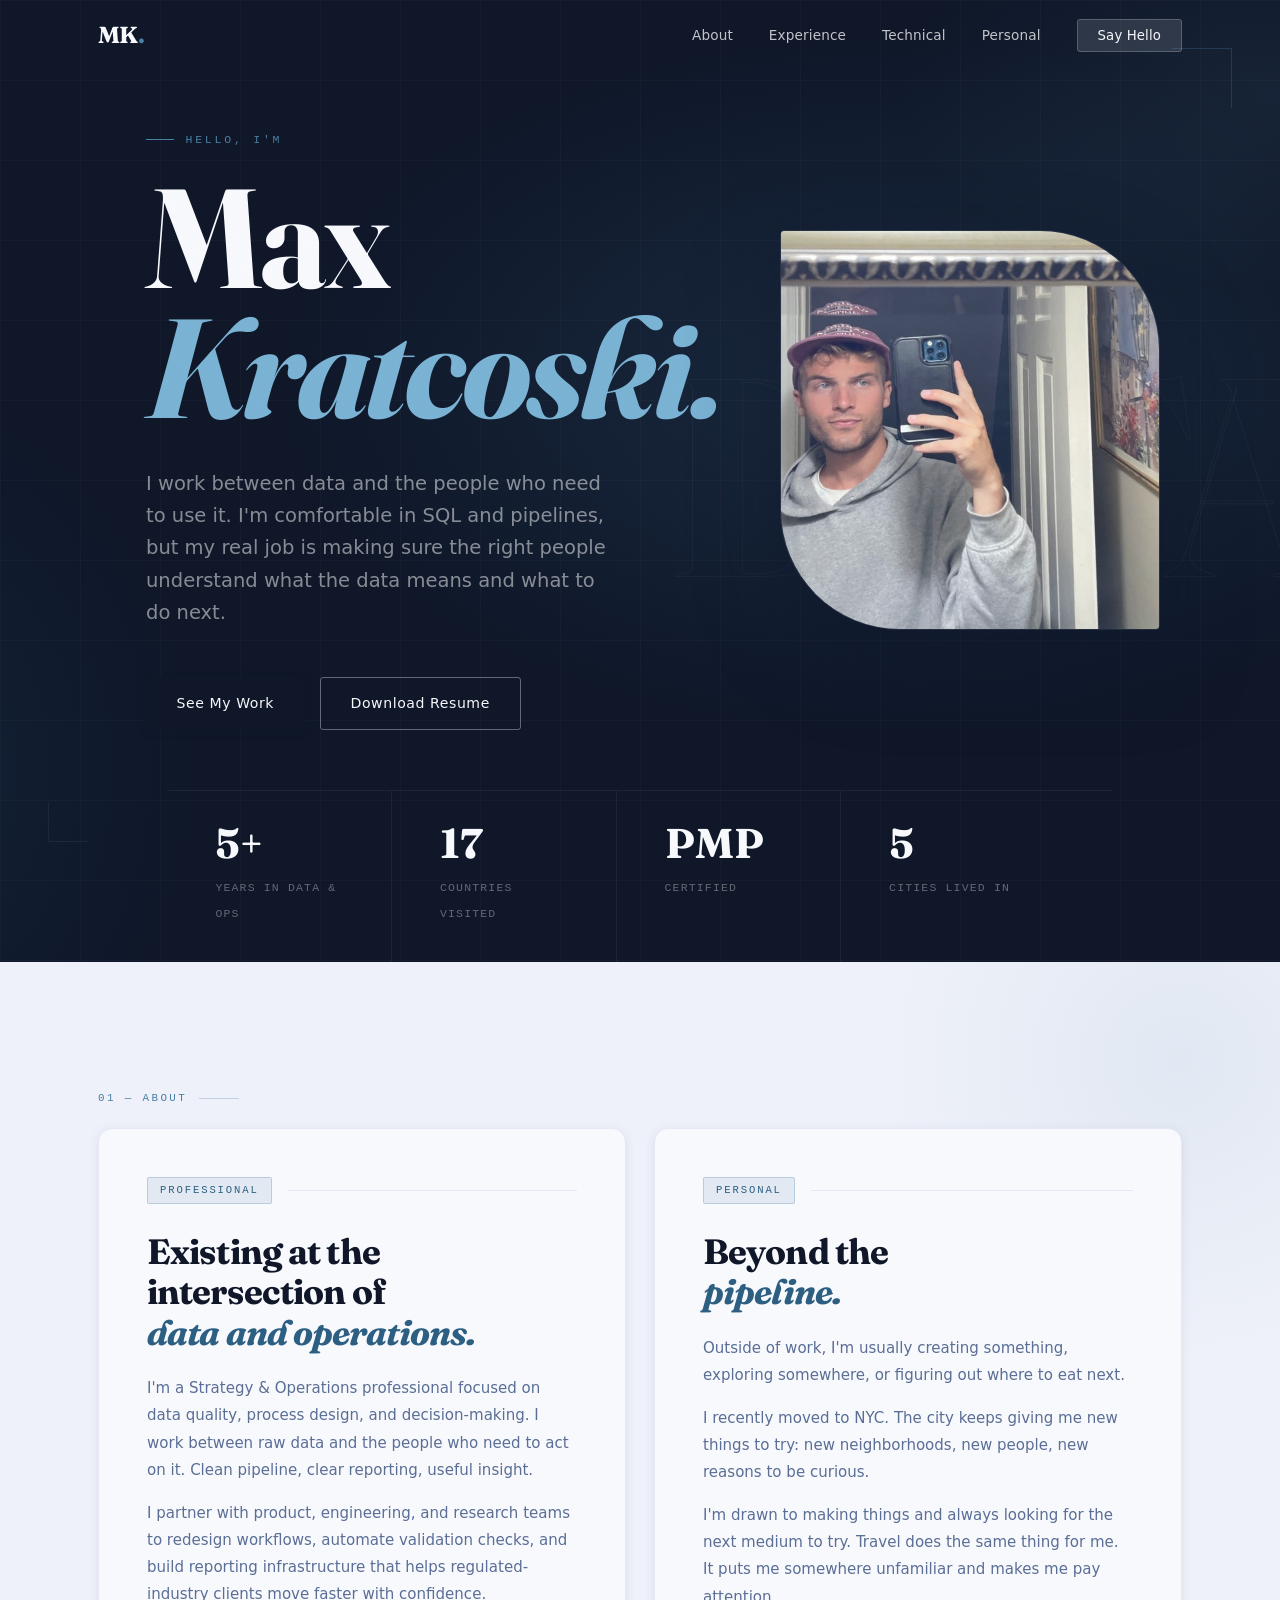
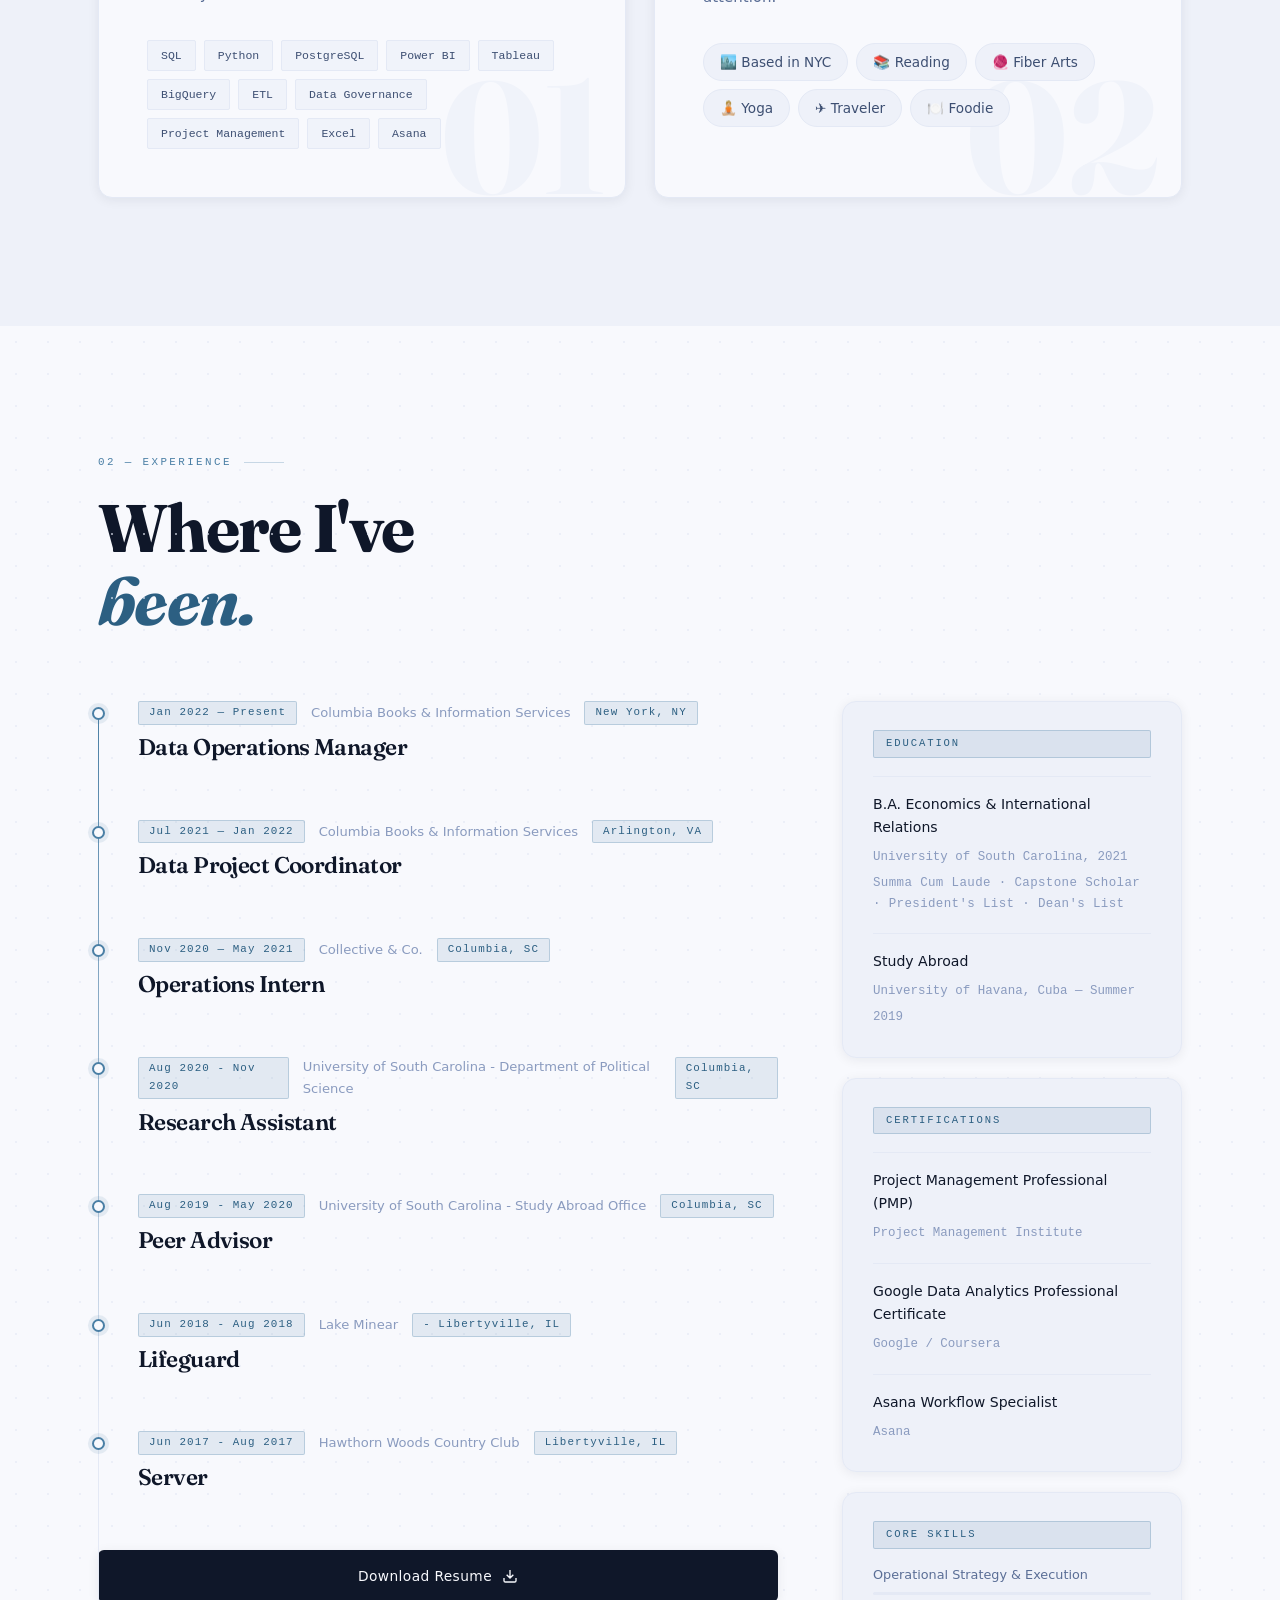
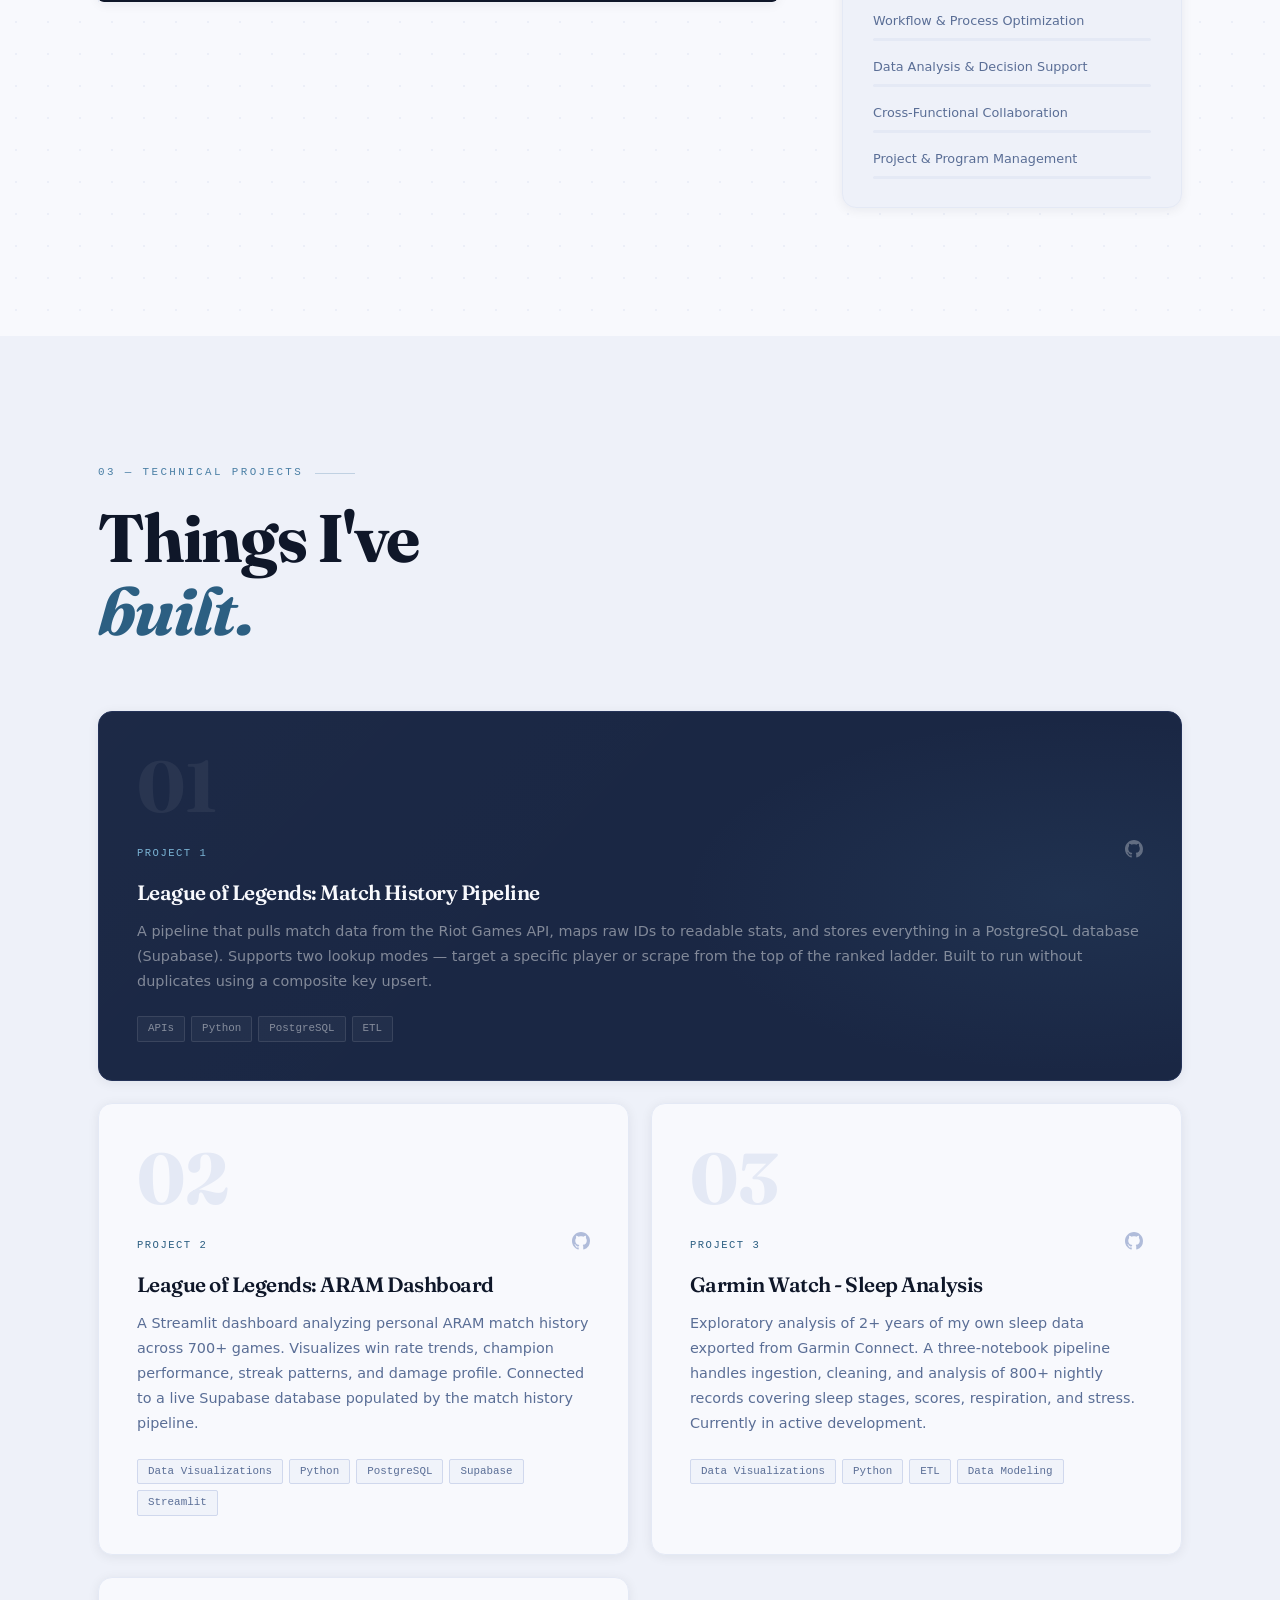
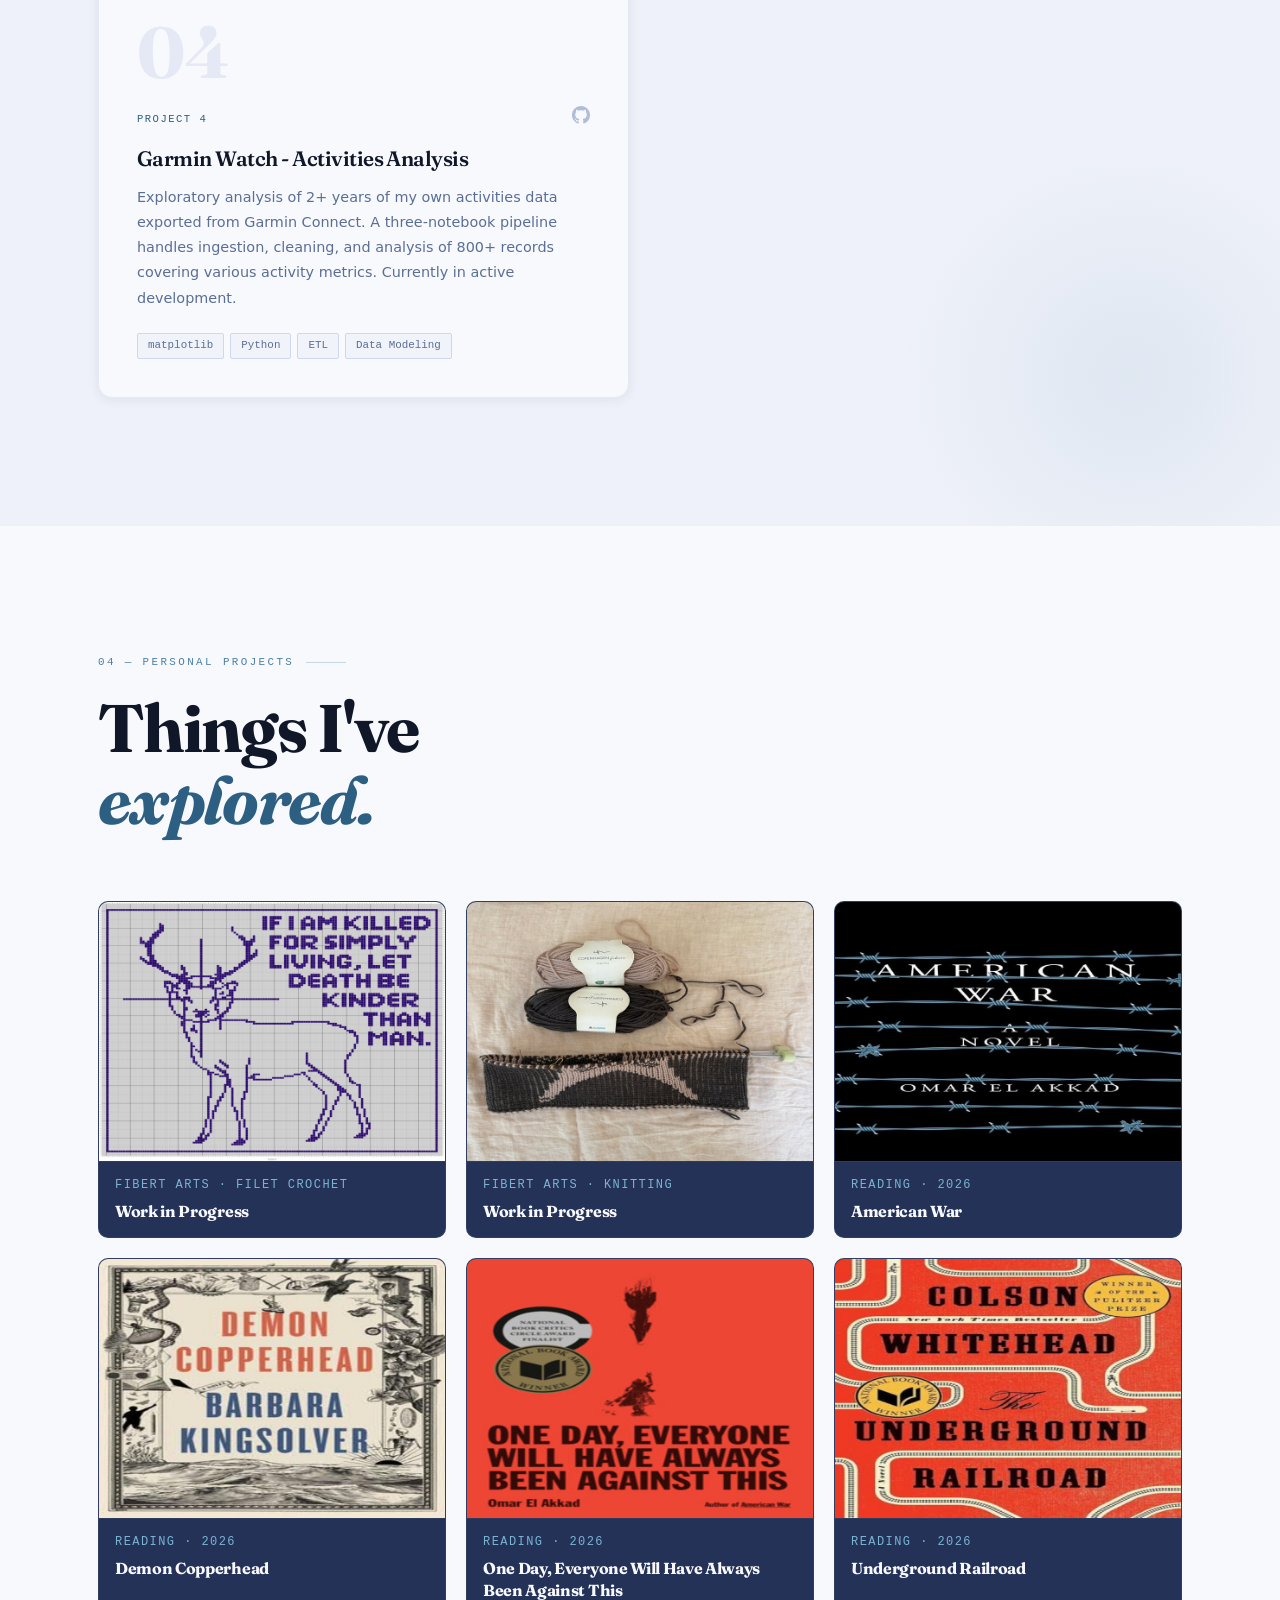
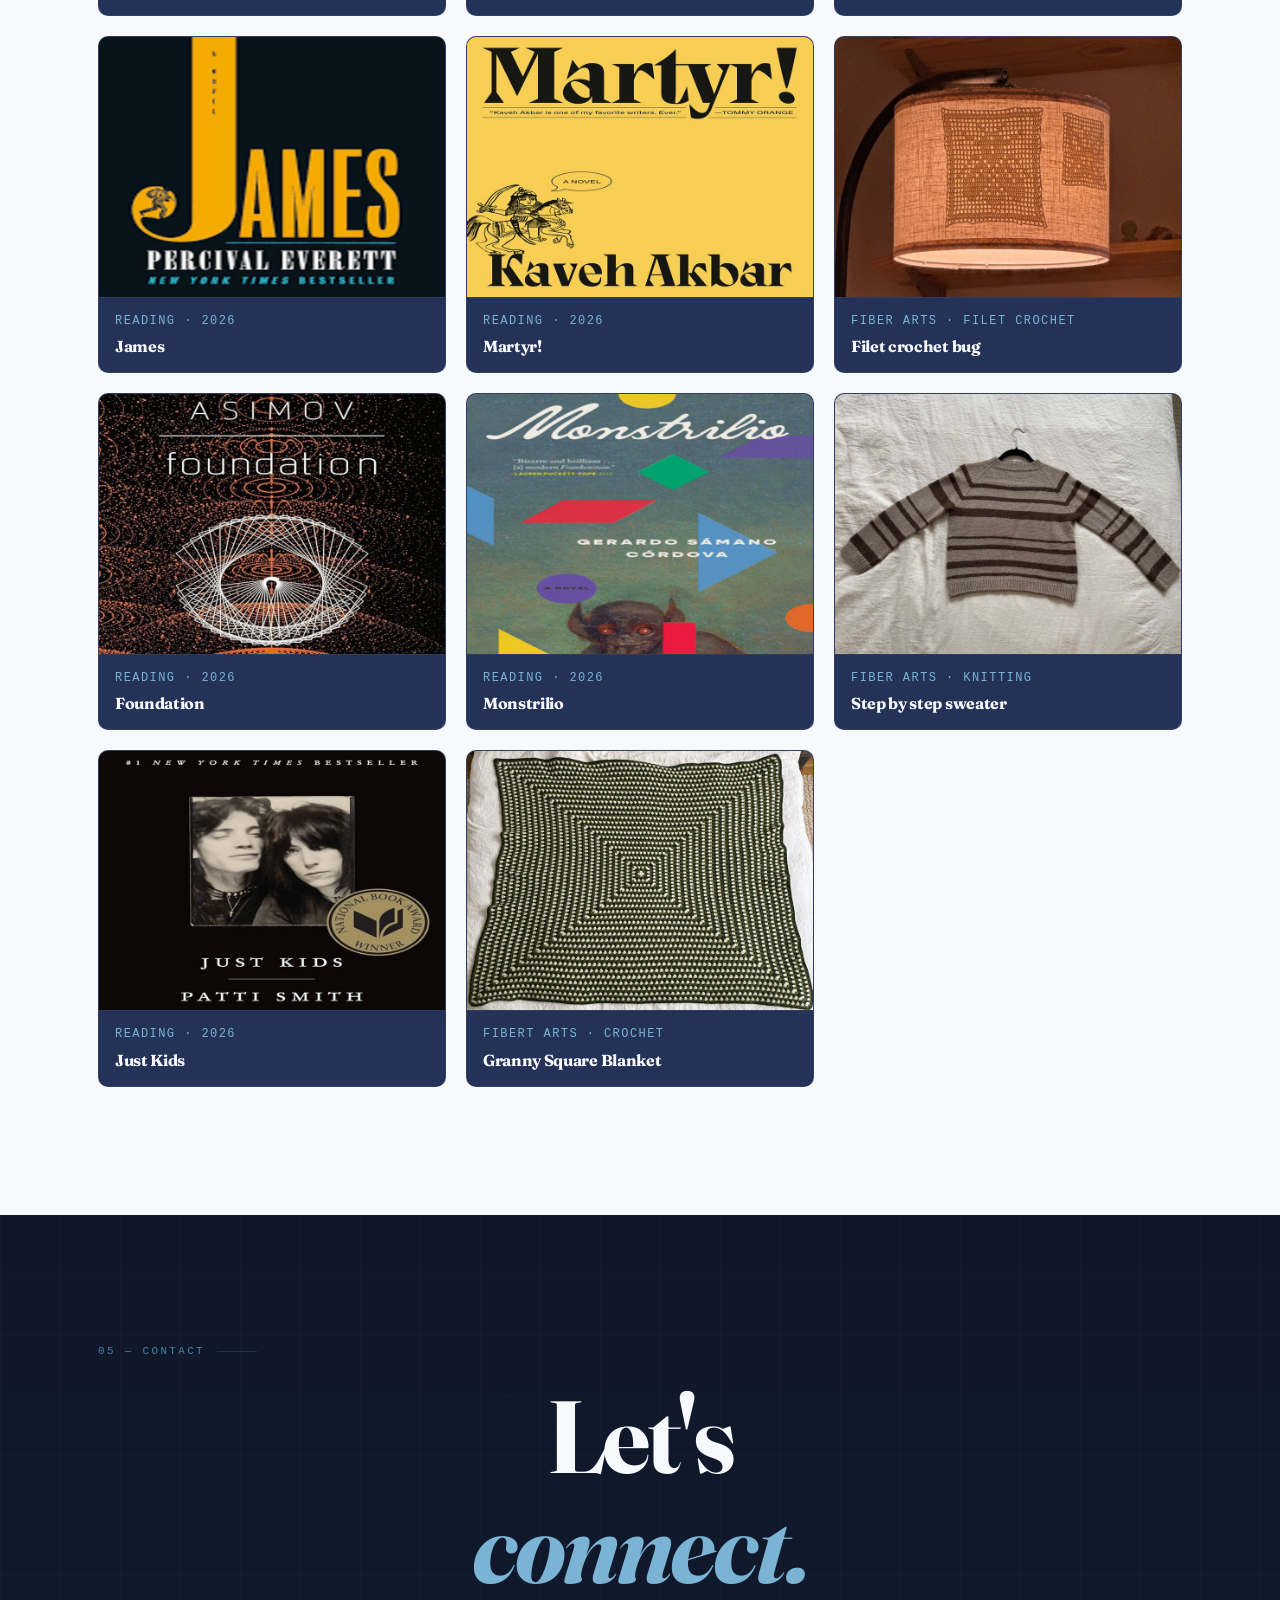
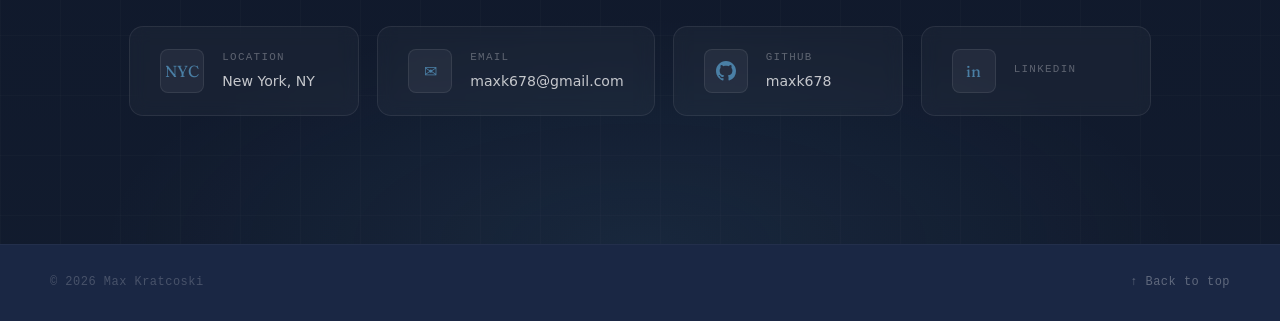
<file: index.html>
<!DOCTYPE html>
<html lang="en">
<head>
  <meta charset="UTF-8" />
  <meta name="viewport" content="width=device-width, initial-scale=1.0" />
  <title>Max Kratcoski — Strategy & Analytics</title>
  <link rel="stylesheet" href="css/style.css" />
  <link rel="stylesheet" href="css/fonts.css" />
  <link rel="icon" href="data:image/svg+xml,<svg xmlns=%22http://www.w3.org/2000/svg%22 viewBox=%220 0 100 100%22><text y=%22.9em%22 font-size=%2290%22>📈</text></svg>">
  <link rel="stylesheet" href="css/gallery.css" />
</head>
<body>

  <!-- ═══════════════════════════════ NAV ═══════════════════════════════ -->
  <nav id="nav">
    <div class="nav-inner">
      <a href="#hero" class="nav-logo">MK<span class="dot">.</span></a>
      <ul class="nav-links">
        <li><a href="#about">About</a></li>
        <li><a href="#experience">Experience</a></li>
        <li><a href="#tech-projects">Technical</a></li>
        <li><a href="#personal">Personal</a></li>
        <li><a href="#contact" class="nav-cta">Say Hello</a></li>
      </ul>
      <button class="nav-hamburger" id="hamburger" aria-label="Menu">
        <span></span><span></span><span></span>
      </button>
    </div>
  </nav>

  <!-- ═══════════════════════════════ HERO ════════════════════════════════ -->
  <section id="hero">
    <div class="hero-bg-text">DATA</div>
    <div class="hero-corner"></div>
    <div class="hero-corner-bl"></div>
    <div class="hero-inner">
      <div class="hero-content">
        <p class="hero-eyebrow">Hello, I'm</p>
        <h1 class="hero-name">Max<br /><em>Kratcoski.</em></h1>
        <p class="hero-tagline">I work between data and the people who need to use it. I'm comfortable in SQL and pipelines, but my real job is making sure the right people understand what the data means and what to do next.</p>
        <div class="hero-actions">
          <a href="#tech-projects" class="btn btn-primary">See My Work</a>
          <a href="assets/Kratcoski_Resume26.pdf" class="btn btn-ghost" target="_blank">Download Resume</a>
        </div>
      </div>
      <div class="hero-photo">
        <img src="assets/images/profile_pic.jpg" alt="Max Kratcoski" />
      </div>
    </div>
    <div class="hero-stats">
      <div class="stat">
        <span class="stat-num">5+</span>
        <span class="stat-label">Years in Data & Ops</span>
      </div>
      <div class="stat">
        <span class="stat-num">17</span>
        <span class="stat-label">Countries Visited</span>
      </div>
      <div class="stat">
        <span class="stat-num">PMP</span>
        <span class="stat-label">Certified</span>
      </div>
      <div class="stat">
        <span class="stat-num">5</span>
        <span class="stat-label">Cities Lived In</span>
      </div>      
    </div>
  </section>

  <!-- ═══════════════════════════════ ABOUT ═══════════════════════════════ -->
  <section id="about">
    <div class="section-inner">
      <div class="section-label">01 — About</div>
      <div class="about-grid">

        <div class="about-card about-professional" data-num="01">
          <div class="about-card-header">
            <span class="about-tag">Professional</span>
            <div class="about-line"></div>
          </div>
          <h2>Existing at the intersection of<br /><em>data and operations.</em></h2>
          <p>I'm a Strategy & Operations professional focused on data quality, process design, and decision-making. I work between raw data and the people who need to act on it. Clean pipeline, clear reporting, useful insight.</p>
          <p>I partner with product, engineering, and research teams to redesign workflows, automate validation checks, and build reporting infrastructure that helps regulated-industry clients move faster with confidence.</p>
          <div class="skill-pills">
            <span>SQL</span><span>Python</span><span>PostgreSQL</span><span>Power BI</span><span>Tableau</span>
            <span>BigQuery</span><span>ETL</span><span>Data Governance</span>
            <span>Project Management</span><span>Excel</span><span>Asana</span>
          </div>
        </div>

        <div class="about-card about-personal" data-num="02">
          <div class="about-card-header">
            <span class="about-tag">Personal</span>
            <div class="about-line"></div>
          </div>
          <h2>Beyond the<br /><em>pipeline.</em></h2>
          <p>Outside of work, I'm usually creating something, exploring somewhere, or figuring out where to eat next.</p>
          <p>I recently moved to NYC. The city keeps giving me new things to try: new neighborhoods, new people, new reasons to be curious.</p>
          <p>I'm drawn to making things and always looking for the next medium to try. Travel does the same thing for me. It puts me somewhere unfamiliar and makes me pay attention.</p>
          <div class="personal-tags">
            <span>🏙️ Based in NYC</span>
            <span>📚 Reading</span>
            <span>🧶 Fiber Arts</span>
            <span>🧘🏼 Yoga</span>
            <span>✈️ Traveler</span>
            <span>🍽️ Foodie</span>
          </div>
        </div>

      </div>
    </div>
  </section>

  <!-- ═══════════════════════════════ EXPERIENCE ═══════════════════════════ -->
  <section id="experience">
    <div class="section-inner">
      <div class="section-label">02 — Experience</div>
      <h2 class="section-title">Where I've<br /><em>been.</em></h2>

      <div class="exp-layout">
        <div class="timeline">

          <div class="timeline-item" data-anim>
            <div class="timeline-marker"></div>
            <div class="timeline-content">
              <div class="timeline-meta">
                <span class="timeline-date">Jan 2022 — Present</span>
                <span class="timeline-company">Columbia Books & Information Services</span>
                <span class="timeline-date">New York, NY</span>
              </div>
              <h3 class="timeline-role">Data Operations Manager</h3>
            </div>
          </div>

          <div class="timeline-item" data-anim>
            <div class="timeline-marker"></div>
            <div class="timeline-content">
              <div class="timeline-meta">
                <span class="timeline-date">Jul 2021 — Jan 2022</span>
                <span class="timeline-company">Columbia Books & Information Services</span>
                <span class="timeline-date">Arlington, VA</span>
              </div>
              <h3 class="timeline-role">Data Project Coordinator</h3>
            </div>
          </div>

          <div class="timeline-item" data-anim>
            <div class="timeline-marker"></div>
            <div class="timeline-content">
              <div class="timeline-meta">
                <span class="timeline-date">Nov 2020 — May 2021</span>
                <span class="timeline-company">Collective & Co.</span>
                <span class="timeline-date">Columbia, SC</span>
              </div>
              <h3 class="timeline-role">Operations Intern</h3>
            </div>
          </div>

          <div class="timeline-item" data-anim>
            <div class="timeline-marker"></div>
            <div class="timeline-content">
              <div class="timeline-meta">
                <span class="timeline-date">Aug 2020 - Nov 2020</span>
                <span class="timeline-company">University of South Carolina - Department of Political Science</span>
                <span class="timeline-date">Columbia, SC</span>
              </div>
              <h3 class="timeline-role">Research Assistant</h3>
            </div>
          </div>

          <div class="timeline-item" data-anim>
            <div class="timeline-marker"></div>
            <div class="timeline-content">
              <div class="timeline-meta">
                <span class="timeline-date">Aug 2019 - May 2020</span>
                <span class="timeline-company">University of South Carolina - Study Abroad Office</span>
                <span class="timeline-date">Columbia, SC</span>
              </div>
              <h3 class="timeline-role">Peer Advisor</h3>
            </div>
          </div>

          <div class="timeline-item" data-anim>
            <div class="timeline-marker"></div>
            <div class="timeline-content">
              <div class="timeline-meta">
                <span class="timeline-date">Jun 2018 - Aug 2018</span>
                <span class="timeline-company">Lake Minear</span>
                <span class="timeline-date"> - Libertyville, IL</span>
              </div>
              <h3 class="timeline-role">Lifeguard</h3>
            </div>
          </div>

          <div class="timeline-item" data-anim>
            <div class="timeline-marker"></div>
            <div class="timeline-content">
              <div class="timeline-meta">
                <span class="timeline-date">Jun 2017 - Aug 2017</span>
                <span class="timeline-company">Hawthorn Woods Country Club</span>
                <span class="timeline-date">Libertyville, IL</span>
              </div>
              <h3 class="timeline-role">Server</h3>
            </div>
          </div>

          <a href="assets/Kratcoski_Resume26.pdf" class="resume-download" target="_blank">
            <span>Download Resume</span>
            <svg width="16" height="16" viewBox="0 0 24 24" fill="none" stroke="currentColor" stroke-width="2"><path d="M21 15v4a2 2 0 01-2 2H5a2 2 0 01-2-2v-4M7 10l5 5 5-5M12 15V3"/></svg>
          </a>

        </div>

        <div class="exp-sidebar">
          <div class="edu-card">
            <div class="about-tag">Education</div>
            <div class="edu-item">
              <strong>B.A. Economics & International Relations</strong>
              <span>University of South Carolina, 2021</span>
              <span class="edu-honors">Summa Cum Laude · Capstone Scholar · President's List · Dean's List</span>
            </div>
            <div class="edu-item">
              <strong>Study Abroad</strong>
              <span>University of Havana, Cuba — Summer 2019</span>
            </div>
          </div>

          <div class="edu-card">
            <div class="about-tag">Certifications</div>
            <div class="edu-item">
              <strong>Project Management Professional (PMP)</strong>
              <span>Project Management Institute</span>
            </div>
            <div class="edu-item">
              <strong>Google Data Analytics Professional Certificate</strong>
              <span>Google / Coursera</span>
            </div>
            <div class="edu-item">
              <strong>Asana Workflow Specialist</strong>
              <span>Asana</span>
            </div>
          </div>

          <div class="skills-card">
            <div class="about-tag">Core Skills</div>
            <div class="skill-row">
              <span class="skill-name">Operational Strategy & Execution</span>
              <div class="skill-bar"><div class="skill-fill" style="--w:90%"></div></div>
            </div>
            <div class="skill-row">
              <span class="skill-name">Workflow & Process Optimization</span>
              <div class="skill-bar"><div class="skill-fill" style="--w:88%"></div></div>
            </div>
            <div class="skill-row">
              <span class="skill-name">Data Analysis & Decision Support</span>
              <div class="skill-bar"><div class="skill-fill" style="--w:93%"></div></div>
            </div>
            <div class="skill-row">
              <span class="skill-name">Cross-Functional Collaboration</span>
              <div class="skill-bar"><div class="skill-fill" style="--w:92%"></div></div>
            </div>
            <div class="skill-row">
              <span class="skill-name">Project & Program Management</span>
              <div class="skill-bar"><div class="skill-fill" style="--w:95%"></div></div>
            </div>
          </div>
        </div>
      </div>
    </div>
  </section>

  <!-- ═══════════════════════════════ TECH PROJECTS ════════════════════════ -->
  <section id="tech-projects">
    <div class="section-inner">
      <div class="section-label">03 — Technical Projects</div>
      <h2 class="section-title">Things I've<br /><em>built.</em></h2>

<div class="projects-grid">

  <a href="https://github.com/maxk678/lol-match-history-pipeline" target="_blank" rel="noopener noreferrer" class="project-card featured" data-anim>
    <div class="project-card-inner">
      <div class="project-number">01</div>
      <div class="project-top">
        <span class="project-category">Project 1</span>
        <div class="project-links">
          <span class="github-icon">
            <svg width="18" height="18" viewBox="0 0 24 24" fill="currentColor"><path d="M12 0C5.37 0 0 5.37 0 12c0 5.31 3.435 9.795 8.205 11.385.6.105.825-.255.825-.57 0-.285-.015-1.23-.015-2.235-3.015.555-3.795-.735-4.035-1.41-.135-.345-.72-1.41-1.23-1.695-.42-.225-1.02-.78-.015-.795.945-.015 1.62.87 1.845 1.23 1.08 1.815 2.805 1.305 3.495.99.105-.78.42-1.305.765-1.605-2.67-.3-5.46-1.335-5.46-5.925 0-1.305.465-2.385 1.23-3.225-.12-.3-.54-1.53.12-3.18 0 0 1.005-.315 3.3 1.23.96-.27 1.98-.405 3-.405s2.04.135 3 .405c2.295-1.56 3.3-1.23 3.3-1.23.66 1.65.24 2.88.12 3.18.765.84 1.23 1.905 1.23 3.225 0 4.605-2.805 5.625-5.475 5.925.435.375.81 1.095.81 2.22 0 1.605-.015 2.895-.015 3.3 0 .315.225.69.825.57A12.02 12.02 0 0024 12c0-6.63-5.37-12-12-12z"/></svg>
          </span>
        </div>
      </div>
      <h3>League of Legends: Match History Pipeline</h3>
      <p>A pipeline that pulls match data from the Riot Games API, maps raw IDs to readable stats, and stores everything in a PostgreSQL database (Supabase). Supports two lookup modes — target a specific player or scrape from the top of the ranked ladder. Built to run without duplicates using a composite key upsert.</p>
      <div class="project-tech"><span>APIs</span><span>Python</span><span>PostgreSQL</span><span>ETL</span></div>
    </div>
  </a>

  <a href="https://github.com/maxk678/lol-dashboard" target="_blank" rel="noopener noreferrer" class="project-card" data-anim>
    <div class="project-card-inner">
      <div class="project-number">02</div>
      <div class="project-top">
        <span class="project-category">Project 2</span>
        <div class="project-links">
          <span class="github-icon">
            <svg width="18" height="18" viewBox="0 0 24 24" fill="currentColor"><path d="M12 0C5.37 0 0 5.37 0 12c0 5.31 3.435 9.795 8.205 11.385.6.105.825-.255.825-.57 0-.285-.015-1.23-.015-2.235-3.015.555-3.795-.735-4.035-1.41-.135-.345-.72-1.41-1.23-1.695-.42-.225-1.02-.78-.015-.795.945-.015 1.62.87 1.845 1.23 1.08 1.815 2.805 1.305 3.495.99.105-.78.42-1.305.765-1.605-2.67-.3-5.46-1.335-5.46-5.925 0-1.305.465-2.385 1.23-3.225-.12-.3-.54-1.53.12-3.18 0 0 1.005-.315 3.3 1.23.96-.27 1.98-.405 3-.405s2.04.135 3 .405c2.295-1.56 3.3-1.23 3.3-1.23.66 1.65.24 2.88.12 3.18.765.84 1.23 1.905 1.23 3.225 0 4.605-2.805 5.625-5.475 5.925.435.375.81 1.095.81 2.22 0 1.605-.015 2.895-.015 3.3 0 .315.225.69.825.57A12.02 12.02 0 0024 12c0-6.63-5.37-12-12-12z"/></svg>
          </span>
        </div>
      </div>
      <h3>League of Legends: ARAM Dashboard</h3>
      <p>A Streamlit dashboard analyzing personal ARAM match history across 700+ games. Visualizes win rate trends, champion performance, streak patterns, and damage profile. Connected to a live Supabase database populated by the match history pipeline.</p>
      <div class="project-tech"><span>Data Visualizations</span><span>Python</span><span>PostgreSQL</span><span>Supabase</span><span>Streamlit</span></div>
    </div>
  </a>

  <a href="https://github.com/maxk678/garmin-watch-sleep-analysis" target="_blank" rel="noopener noreferrer" class="project-card" data-anim>
    <div class="project-card-inner">
      <div class="project-number">03</div>
      <div class="project-top">
        <span class="project-category">Project 3</span>
        <div class="project-links">
          <span class="github-icon">
            <svg width="18" height="18" viewBox="0 0 24 24" fill="currentColor"><path d="M12 0C5.37 0 0 5.37 0 12c0 5.31 3.435 9.795 8.205 11.385.6.105.825-.255.825-.57 0-.285-.015-1.23-.015-2.235-3.015.555-3.795-.735-4.035-1.41-.135-.345-.72-1.41-1.23-1.695-.42-.225-1.02-.78-.015-.795.945-.015 1.62.87 1.845 1.23 1.08 1.815 2.805 1.305 3.495.99.105-.78.42-1.305.765-1.605-2.67-.3-5.46-1.335-5.46-5.925 0-1.305.465-2.385 1.23-3.225-.12-.3-.54-1.53.12-3.18 0 0 1.005-.315 3.3 1.23.96-.27 1.98-.405 3-.405s2.04.135 3 .405c2.295-1.56 3.3-1.23 3.3-1.23.66 1.65.24 2.88.12 3.18.765.84 1.23 1.905 1.23 3.225 0 4.605-2.805 5.625-5.475 5.925.435.375.81 1.095.81 2.22 0 1.605-.015 2.895-.015 3.3 0 .315.225.69.825.57A12.02 12.02 0 0024 12c0-6.63-5.37-12-12-12z"/></svg>
          </span>
        </div>
      </div>
      <h3>Garmin Watch - Sleep Analysis</h3>
      <p>Exploratory analysis of 2+ years of my own sleep data exported from Garmin Connect. A three-notebook pipeline handles ingestion, cleaning, and analysis of 800+ nightly records covering sleep stages, scores, respiration, and stress. Currently in active development.</p>
      <div class="project-tech"><span>Data Visualizations</span><span>Python</span><span>ETL</span><span>Data Modeling</span></div>
    </div>
  </a>

    <a href="https://github.com/maxk678/garmin-watch-activities-analysis" target="_blank" rel="noopener noreferrer" class="project-card" data-anim>
    <div class="project-card-inner">
      <div class="project-number">04</div>
      <div class="project-top">
        <span class="project-category">Project 4</span>
        <div class="project-links">
          <span class="github-icon">
            <svg width="18" height="18" viewBox="0 0 24 24" fill="currentColor"><path d="M12 0C5.37 0 0 5.37 0 12c0 5.31 3.435 9.795 8.205 11.385.6.105.825-.255.825-.57 0-.285-.015-1.23-.015-2.235-3.015.555-3.795-.735-4.035-1.41-.135-.345-.72-1.41-1.23-1.695-.42-.225-1.02-.78-.015-.795.945-.015 1.62.87 1.845 1.23 1.08 1.815 2.805 1.305 3.495.99.105-.78.42-1.305.765-1.605-2.67-.3-5.46-1.335-5.46-5.925 0-1.305.465-2.385 1.23-3.225-.12-.3-.54-1.53.12-3.18 0 0 1.005-.315 3.3 1.23.96-.27 1.98-.405 3-.405s2.04.135 3 .405c2.295-1.56 3.3-1.23 3.3-1.23.66 1.65.24 2.88.12 3.18.765.84 1.23 1.905 1.23 3.225 0 4.605-2.805 5.625-5.475 5.925.435.375.81 1.095.81 2.22 0 1.605-.015 2.895-.015 3.3 0 .315.225.69.825.57A12.02 12.02 0 0024 12c0-6.63-5.37-12-12-12z"/></svg>
          </span>
        </div>
      </div>
      <h3>Garmin Watch - Activities Analysis</h3>
      <p>Exploratory analysis of 2+ years of my own activities data exported from Garmin Connect. A three-notebook pipeline handles ingestion, cleaning, and analysis of 800+ records covering various activity metrics. Currently in active development.</p>
      <div class="project-tech"><span>matplotlib</span><span>Python</span><span>ETL</span><span>Data Modeling</span></div>
    </div>
  </a>

</div>
    </div>
  </section>

  <!-- ═══════════════════════════════ PERSONAL ════════════════════════════════ -->
<section id="personal">
  <div class="section-inner">
    <div class="section-label">04 — Personal Projects</div>
    <h2 class="section-title">Things I've<br /><em>explored.</em></h2>
    <div class="gallery-grid"></div>
  </div>
</section>

<div class="gallery-overlay" id="gallery-overlay">
  <div class="gallery-modal" id="gallery-modal"></div>
</div>

  <!-- ═══════════════════════════════ CONTACT ═══════════════════════════════ -->
  <section id="contact">
    <div class="section-inner contact-inner">
      <div class="section-label">05 — Contact</div>
      <h2 class="section-title contact-title">Let's<br /><em>connect.</em></h2>

      <div class="contact-links">
        <a href="#" target="_blank" class="contact-link">
          <div class="contact-link-icon">NYC</div>
          <div>
            <div class="contact-link-label">Location</div>
            <div class="contact-link-value">New York, NY</div>
          </div>
        </a>        
        <a href="mailto:maxk678@gmail.com" class="contact-link">
          <div class="contact-link-icon">✉</div>
          <div>
            <div class="contact-link-label">Email</div>
            <div class="contact-link-value">maxk678@gmail.com</div>
          </div>
        </a>
        <a href="https://github.com/maxk678" target="_blank" class="contact-link">
          <div class="contact-link-icon">
            <svg width="20" height="20" viewBox="0 0 24 24" fill="currentColor"><path d="M12 0C5.37 0 0 5.37 0 12c0 5.31 3.435 9.795 8.205 11.385.6.105.825-.255.825-.57 0-.285-.015-1.23-.015-2.235-3.015.555-3.795-.735-4.035-1.41-.135-.345-.72-1.41-1.23-1.695-.42-.225-1.02-.78-.015-.795.945-.015 1.62.87 1.845 1.23 1.08 1.815 2.805 1.305 3.495.99.105-.78.42-1.305.765-1.605-2.67-.3-5.46-1.335-5.46-5.925 0-1.305.465-2.385 1.23-3.225-.12-.3-.54-1.53.12-3.18 0 0 1.005-.315 3.3 1.23.96-.27 1.98-.405 3-.405s2.04.135 3 .405c2.295-1.56 3.3-1.23 3.3-1.23.66 1.65.24 2.88.12 3.18.765.84 1.23 1.905 1.23 3.225 0 4.605-2.805 5.625-5.475 5.925.435.375.81 1.095.81 2.22 0 1.605-.015 2.895-.015 3.3 0 .315.225.69.825.57A12.02 12.02 0 0024 12c0-6.63-5.37-12-12-12z"/></svg>
          </div>
          <div>
            <div class="contact-link-label">GitHub</div>
            <div class="contact-link-value">maxk678</div>
          </div>
        </a>
        <a href="https://www.linkedin.com/in/max-kratcoski-pmp-189a4118a/" target="_blank" class="contact-link">
          <div class="contact-link-icon">in</div>
          <div>
            <div class="contact-link-label">LinkedIn</div>
          </div>
        </a>

      </div>
    </div>
  </section>

  <!-- ═══════════════════════════════ FOOTER ════════════════════════════════ -->
  <footer>
    <div class="footer-inner">
      <span>© 2026 Max Kratcoski</span>
      <a href="#hero">↑ Back to top</a>
    </div>
  </footer>

  <script src="js/main.js"></script>
</body>
</html>
</file>
<file: css/style.css>
/* ═══════════════════════════════════════════════════════════════
   VARIABLES & RESET
   ═══════════════════════════════════════════════════════════════ */
:root {
  --black:    #0f1729;
  --gray-900: #1a2744;
  --gray-800: #243258;
  --gray-700: #3d4f72;
  --gray-600: #5a6e96;
  --gray-400: #8a9bbf;
  --gray-300: #b0bcda;
  --gray-200: #d0d8ed;
  --gray-100: #e4e9f5;
  --gray-50:  #f0f3fa;
  --white:    #f8f9fd;
  --cream:    #eef1f9;

  --gold:        #4a7fa5;
  --gold-dark:   #2c5f82;
  --gold-light:  #7ab3d4;
  --gold-muted:  rgba(74, 127, 165, 0.12);
  --gold-border: rgba(74, 127, 165, 0.28);

  --font-serif: 'Fraunces', 'Georgia', serif;
  --font-sans:  'DM Sans', system-ui, sans-serif;
  --font-mono:  'DM Mono', 'Courier New', monospace;

  --nav-h: 70px;
  --max-w: 1180px;
  --section-pad: 128px;
  --radius: 6px;
  --radius-lg: 14px;
  --transition: 0.35s cubic-bezier(0.4, 0, 0.2, 1);
  --shadow-sm: 0 2px 12px rgba(15,23,41,0.07);
  --shadow-md: 0 8px 32px rgba(15,23,41,0.12);
  --shadow-lg: 0 20px 64px rgba(15,23,41,0.16);
  --shadow-xl: 0 32px 80px rgba(15,23,41,0.22);
}

*, *::before, *::after { box-sizing: border-box; margin: 0; padding: 0; }
html { scroll-behavior: smooth; font-size: 16px; }
body {
  font-family: var(--font-sans);
  background: var(--white);
  color: var(--black);
  line-height: 1.65;
  overflow-x: hidden;
}
img { max-width: 100%; display: block; }
a { text-decoration: none; color: inherit; }
ul { list-style: none; }

/* ── Grain texture overlay ───────────────────────────────────── */
body::before {
  content: '';
  position: fixed;
  inset: 0;
  background-image: url("data:image/svg+xml,%3Csvg viewBox='0 0 256 256' xmlns='http://www.w3.org/2000/svg'%3E%3Cfilter id='noise'%3E%3CfeTurbulence type='fractalNoise' baseFrequency='0.9' numOctaves='4' stitchTiles='stitch'/%3E%3C/filter%3E%3Crect width='100%25' height='100%25' filter='url(%23noise)' opacity='0.04'/%3E%3C/svg%3E");
  pointer-events: none;
  z-index: 9999;
  opacity: 0.55;
  mix-blend-mode: multiply;
}

/* ═══════════════════════════════════════════════════════════════
   TYPOGRAPHY
   ═══════════════════════════════════════════════════════════════ */
h1, h2, h3, h4 {
  font-family: var(--font-serif);
  line-height: 1.08;
  letter-spacing: -0.025em;
}
em { font-style: italic; }

/* ═══════════════════════════════════════════════════════════════
   LAYOUT UTILITIES
   ═══════════════════════════════════════════════════════════════ */
.section-inner {
  max-width: var(--max-w);
  margin: 0 auto;
  padding: var(--section-pad) 48px;
}

.section-label {
  font-family: var(--font-mono);
  font-size: 0.68rem;
  letter-spacing: 0.22em;
  text-transform: uppercase;
  color: var(--gold);
  margin-bottom: 20px;
  display: flex;
  align-items: center;
  gap: 12px;
}
.section-label::after {
  content: '';
  display: block;
  width: 40px;
  height: 1px;
  background: var(--gold-border);
}

.section-title {
  font-size: clamp(2.6rem, 5.5vw, 4.2rem);
  margin-bottom: 64px;
  font-weight: 700;
  color: var(--black);
}
.section-title em { color: var(--gold-dark); font-style: italic; }

/* ═══════════════════════════════════════════════════════════════
   BUTTONS
   ═══════════════════════════════════════════════════════════════ */
.btn {
  display: inline-flex;
  align-items: center;
  gap: 8px;
  padding: 14px 30px;
  border-radius: 3px;
  font-family: var(--font-sans);
  font-size: 0.88rem;
  font-weight: 500;
  letter-spacing: 0.04em;
  transition: var(--transition);
  cursor: pointer;
  position: relative;
  overflow: hidden;
}
.btn::after {
  content: '';
  position: absolute;
  inset: 0;
  opacity: 0;
  transition: opacity 0.25s;
  background: rgba(255,255,255,0.08);
}
.btn:hover::after { opacity: 1; }
.btn-primary {
  background: var(--black);
  color: var(--white);
  border: 1.5px solid var(--black);
  box-shadow: var(--shadow-sm);
}
.btn-primary:hover { transform: translateY(-2px); box-shadow: var(--shadow-md); }
.btn-ghost {
  background: transparent;
  color: var(--white);
  border: 1.5px solid rgba(255,255,255,0.35);
}
.btn-ghost:hover {
  border-color: rgba(255,255,255,0.8);
  transform: translateY(-2px);
}

/* ═══════════════════════════════════════════════════════════════
   NAV
   ═══════════════════════════════════════════════════════════════ */
#nav {
  position: fixed;
  top: 0; left: 0; right: 0;
  height: var(--nav-h);
  z-index: 100;
  transition: background 0.4s, box-shadow 0.4s, border-color 0.4s;
  background: transparent;
}
#nav.scrolled {
  background: rgba(250, 250, 245, 0.94);
  backdrop-filter: blur(18px) saturate(1.4);
  box-shadow: 0 1px 0 var(--gray-100), var(--shadow-sm);
}
.nav-inner {
  max-width: var(--max-w);
  margin: 0 auto;
  padding: 0 48px;
  height: 100%;
  display: flex;
  align-items: center;
  justify-content: space-between;
}
.nav-logo {
  font-family: var(--font-serif);
  font-size: 1.45rem;
  font-weight: 700;
  letter-spacing: -0.03em;
  color: var(--white);
  transition: color 0.4s;
}
#nav.scrolled .nav-logo { color: var(--black); }
.nav-logo .dot { color: var(--gold); }
.nav-links {
  display: flex;
  align-items: center;
  gap: 36px;
}
.nav-links a {
  font-size: 0.85rem;
  color: rgba(255,255,255,0.75);
  font-weight: 400;
  letter-spacing: 0.01em;
  transition: color var(--transition);
  position: relative;
}
.nav-links a::after {
  content: '';
  position: absolute;
  bottom: -3px; left: 0;
  width: 0; height: 1px;
  background: var(--gold);
  transition: width 0.3s ease;
}
.nav-links a:hover { color: var(--white); }
.nav-links a:hover::after { width: 100%; }
#nav.scrolled .nav-links a { color: var(--gray-600); }
#nav.scrolled .nav-links a:hover { color: var(--black); }
.nav-cta {
  background: rgba(255,255,255,0.12) !important;
  color: var(--white) !important;
  padding: 8px 20px;
  border-radius: 3px;
  border: 1px solid rgba(255,255,255,0.2) !important;
  backdrop-filter: blur(8px);
  font-size: 0.83rem !important;
}
.nav-cta:hover { background: rgba(255,255,255,0.22) !important; }
.nav-cta::after { display: none !important; }
#nav.scrolled .nav-cta {
  background: var(--black) !important;
  color: var(--white) !important;
  border-color: var(--black) !important;
}
.nav-hamburger {
  display: none;
  flex-direction: column;
  gap: 5px;
  background: none;
  border: none;
  cursor: pointer;
  padding: 4px;
}
.nav-hamburger span {
  display: block;
  width: 22px;
  height: 1.5px;
  background: var(--white);
  transition: var(--transition);
}
#nav.scrolled .nav-hamburger span { background: var(--black); }

/* ═══════════════════════════════════════════════════════════════
   HERO — Full-bleed dark with geometric accents
   ═══════════════════════════════════════════════════════════════ */
#hero {
  min-height: 100vh;
  display: flex;
  flex-direction: column;
  justify-content: center;
  position: relative;
  overflow: hidden;
  background: var(--black);
  color: var(--white);
}

/* Layered gradient mesh background */
#hero::before {
  content: '';
  position: absolute;
  inset: 0;
  background:
    radial-gradient(ellipse 80% 60% at 70% 40%, rgba(74,127,165,0.18) 0%, transparent 60%),
    radial-gradient(ellipse 50% 80% at -10% 80%, rgba(44,95,130,0.14) 0%, transparent 50%),
    radial-gradient(ellipse 60% 40% at 100% 10%, rgba(122,179,212,0.08) 0%, transparent 50%);
  pointer-events: none;
}

/* Decorative grid lines */
#hero::after {
  content: '';
  position: absolute;
  inset: 0;
  background-image:
    linear-gradient(rgba(255,255,255,0.025) 1px, transparent 1px),
    linear-gradient(90deg, rgba(255,255,255,0.025) 1px, transparent 1px);
  background-size: 80px 80px;
  pointer-events: none;
}

/* Large serif watermark */
.hero-bg-text {
  position: absolute;
  top: 50%;
  right: -4%;
  transform: translateY(-52%);
  font-family: var(--font-serif);
  font-size: clamp(140px, 22vw, 300px);
  font-weight: 700;
  color: transparent;
  -webkit-text-stroke: 1px rgba(255,255,255,0.04);
  letter-spacing: -0.06em;
  pointer-events: none;
  user-select: none;
  line-height: 1;
  z-index: 1;
}

/* Decorative corner bracket */
.hero-corner {
  position: absolute;
  top: 48px;
  right: 48px;
  width: 60px;
  height: 60px;
  border-top: 1px solid var(--gold-border);
  border-right: 1px solid var(--gold-border);
  z-index: 2;
}
.hero-corner-bl {
  position: absolute;
  bottom: 120px;
  left: 48px;
  width: 40px;
  height: 40px;
  border-bottom: 1px solid rgba(255,255,255,0.06);
  border-left: 1px solid rgba(255,255,255,0.06);
  z-index: 2;
}

.hero-inner {
  max-width: var(--max-w);
  margin: 0 auto;
  padding: calc(var(--nav-h) + 60px) 96px 60px;
  width: 100%;
  position: relative;
  z-index: 2;
  display: flex;
  align-items: center;
  justify-content: space-between;
  gap: 60px;
}

.hero-content {
  flex: 1;
}

.hero-photo {
  flex-shrink: 0;
  width: 380px;
  height: 400px;
  border-radius: 4px 120px 4px 120px;
  overflow: hidden;
  position: relative;
  border: 1px solid rgba(255,255,255,0.08);
  box-shadow: 0 32px 80px rgba(15,23,41,0.5);
}

.hero-photo img {
  width: 100%;
  height: 100%;
  object-fit: cover;
  object-position: center top;
  filter: saturate(0.9);
}

.hero-eyebrow {
  font-family: var(--font-mono);
  font-size: 0.72rem;
  letter-spacing: 0.24em;
  text-transform: uppercase;
  color: var(--gold);
  margin-bottom: 24px;
  display: flex;
  align-items: center;
  gap: 12px;
  animation: fadeUp 0.9s 0.1s both;
}
.hero-eyebrow::before {
  content: '';
  display: block;
  width: 28px;
  height: 1px;
  background: var(--gold);
}

.hero-name {
  font-size: clamp(4.5rem, 11vw, 9.5rem);
  font-weight: 700;
  line-height: 0.92;
  margin-bottom: 36px;
  color: var(--white);
  animation: fadeUp 0.9s 0.2s both;
}
.hero-name em {
  color: var(--gold-light);
  font-style: italic;
  display: block;
}

.hero-tagline {
  font-size: clamp(1rem, 2vw, 1.22rem);
  color: rgba(255,255,255,0.5);
  max-width: 460px;
  margin-bottom: 48px;
  line-height: 1.65;
  font-weight: 300;
  animation: fadeUp 0.9s 0.3s both;
}

.hero-divider {
  width: 1px;
  height: 48px;
  background: linear-gradient(to bottom, var(--gold), transparent);
  margin-bottom: 32px;
  animation: fadeUp 0.9s 0.35s both;
}

.hero-actions {
  display: flex;
  gap: 14px;
  flex-wrap: wrap;
  animation: fadeUp 0.9s 0.4s both;
}

.hero-scroll-hint {
  display: flex;
  align-items: center;
  gap: 14px;
  margin-top: 80px;
  font-family: var(--font-mono);
  font-size: 0.65rem;
  letter-spacing: 0.2em;
  text-transform: uppercase;
  color: rgba(255,255,255,0.25);
  animation: fadeUp 0.9s 0.7s both;
}
.scroll-line {
  width: 60px;
  height: 1px;
  background: rgba(255,255,255,0.12);
  position: relative;
  overflow: hidden;
}
.scroll-line::after {
  content: '';
  position: absolute;
  left: -100%;
  top: 0;
  width: 100%;
  height: 100%;
  background: var(--gold);
  animation: scrollLine 2.2s 2s ease infinite;
}
@keyframes scrollLine { 0%{left:-100%} 100%{left:200%} }

/* Hero stats bar */
.hero-stats {
  display: flex;
  gap: 0;
  border-top: 1px solid rgba(255,255,255,0.06);
  max-width: var(--max-w);
  margin: 0 auto;
  padding: 0 48px;
  position: relative;
  z-index: 2;
  animation: fadeUp 0.9s 0.55s both;
}
.stat {
  flex: 1;
  padding: 32px 0 36px;
  border-right: 1px solid rgba(255,255,255,0.06);
  padding-right: 48px;
  padding-left: 48px;
}
.stat:first-child { padding-left: 0; }
.stat:last-child { border-right: none; }
.stat-num {
  display: block;
  font-family: var(--font-serif);
  font-size: 2.6rem;
  font-weight: 700;
  line-height: 1;
  margin-bottom: 8px;
  color: var(--white);
}
.stat-label {
  font-size: 0.72rem;
  color: rgba(255,255,255,0.35);
  font-family: var(--font-mono);
  text-transform: uppercase;
  letter-spacing: 0.1em;
}

/* ── Hero animations ────────────────────────────────────────── */
@keyframes fadeUp {
  from { opacity: 0; transform: translateY(28px); }
  to   { opacity: 1; transform: translateY(0); }
}

/* ═══════════════════════════════════════════════════════════════
   ABOUT — Warm cream with card depth
   ═══════════════════════════════════════════════════════════════ */
#about {
  background: var(--cream);
  position: relative;
  overflow: hidden;
}
#about::before {
  content: '';
  position: absolute;
  top: -200px; right: -200px;
  width: 600px; height: 600px;
  border-radius: 50%;
  background: radial-gradient(circle, rgba(74,127,165,0.08) 0%, transparent 70%);
  pointer-events: none;
}

.about-grid {
  display: grid;
  grid-template-columns: 1fr 1fr;
  gap: 28px;
}
.about-card {
  background: var(--white);
  border: 1px solid var(--gray-100);
  border-radius: var(--radius-lg);
  padding: 48px;
  position: relative;
  overflow: hidden;
  transition: transform var(--transition), box-shadow var(--transition);
  box-shadow: var(--shadow-sm);
}
.about-card::before {
  content: '';
  position: absolute;
  top: 0; left: 0; right: 0;
  height: 3px;
  background: linear-gradient(90deg, var(--gold-dark), var(--gold-light), transparent);
  opacity: 0;
  transition: opacity var(--transition);
}
.about-card:hover { transform: translateY(-5px); box-shadow: var(--shadow-lg); }
.about-card:hover::before { opacity: 1; }

/* Large faded numeral in card bg */
.about-card::after {
  content: attr(data-num);
  position: absolute;
  bottom: -20px; right: 20px;
  font-family: var(--font-serif);
  font-size: 10rem;
  font-weight: 700;
  color: var(--gray-50);
  line-height: 1;
  pointer-events: none;
  user-select: none;
  transition: color var(--transition);
  z-index: 0;  
}

.about-card > * {
  position: relative;
  z-index: 1;
}

.about-card-header {
  display: flex;
  align-items: center;
  gap: 16px;
  margin-bottom: 28px;
}
.about-tag {
  font-family: var(--font-mono);
  font-size: 0.66rem;
  letter-spacing: 0.18em;
  text-transform: uppercase;
  color: var(--gold-dark);
  background: var(--gold-muted);
  border: 1px solid var(--gold-border);
  padding: 4px 12px;
  border-radius: 2px;
  white-space: nowrap;
}
.about-line { flex: 1; height: 1px; background: var(--gray-100); }

.about-card h2 {
  font-size: clamp(1.7rem, 2.8vw, 2.2rem);
  margin-bottom: 22px;
  color: var(--black);
  line-height: 1.15;
}
.about-card h2 em { color: var(--gold-dark); }
.about-card p {
  font-size: 0.94rem;
  color: var(--gray-600);
  line-height: 1.8;
  margin-bottom: 16px;
}
.about-card p:last-of-type { margin-bottom: 32px; }
.about-card p strong { color: var(--black); font-weight: 500; }

.skill-pills { display: flex; flex-wrap: wrap; gap: 8px; }
.skill-pills span {
  font-family: var(--font-mono);
  font-size: 0.72rem;
  background: var(--gray-50);
  border: 1px solid var(--gray-100);
  padding: 5px 13px;
  border-radius: 2px;
  color: var(--gray-700);
  transition: border-color 0.2s, background 0.2s;
}
.skill-pills span:hover {
  border-color: var(--gold-border);
  background: var(--gold-muted);
  color: var(--gold-dark);
}

.personal-tags { display: flex; flex-wrap: wrap; gap: 8px; }
.personal-tags span {
  font-size: 0.85rem;
  background: var(--cream);
  border: 1px solid var(--gray-100);
  padding: 7px 16px;
  border-radius: 40px;
  color: var(--gray-700);
  transition: border-color 0.2s;
}
.personal-tags span:hover { border-color: var(--gold-border); }

/* ═══════════════════════════════════════════════════════════════
   EXPERIENCE — White with strong timeline
   ═══════════════════════════════════════════════════════════════ */
#experience { background: var(--white); position: relative; }

/* Subtle dot grid */
#experience::before {
  content: '';
  position: absolute;
  inset: 0;
  background-image: radial-gradient(var(--gray-100) 1px, transparent 1px);
  background-size: 32px 32px;
  pointer-events: none;
  opacity: 0.6;
}

.exp-layout {
  display: grid;
  grid-template-columns: 1fr 340px;
  gap: 64px;
  align-items: start;
  position: relative;
  z-index: 1;
}

/* Timeline */
.timeline { position: relative; }
.timeline::before {
  content: '';
  position: absolute;
  left: 0; top: 8px; bottom: 0;
  width: 1px;
  background: linear-gradient(to bottom, var(--gold), var(--gray-100) 80%);
}
.timeline-item {
  position: relative;
  padding-left: 40px;
  margin-bottom: 60px;
  opacity: 0;
  transform: translateX(-16px);
  transition: opacity 0.65s ease, transform 0.65s ease;
}
.timeline-item.visible { opacity: 1; transform: translateX(0); }

.timeline-marker {
  position: absolute;
  left: -6px; top: 6px;
  width: 13px; height: 13px;
  background: var(--white);
  border: 2px solid var(--gold);
  border-radius: 50%;
  box-shadow: 0 0 0 4px var(--gold-muted);
}

.timeline-meta {
  display: flex;
  align-items: center;
  gap: 14px;
  margin-bottom: 10px;
}
.timeline-date {
  font-family: var(--font-mono);
  font-size: 0.68rem;
  letter-spacing: 0.1em;
  color: var(--gold-dark);
  background: var(--gold-muted);
  border: 1px solid var(--gold-border);
  padding: 2px 10px;
  border-radius: 2px;
}
.timeline-company {
  font-size: 0.82rem;
  color: var(--gray-400);
  font-weight: 400;
}
.timeline-role {
  font-size: 1.42rem;
  font-weight: 600;
  margin-bottom: 16px;
  color: var(--black);
}
.timeline-bullets { margin-bottom: 18px; }
.timeline-bullets li {
  font-size: 0.91rem;
  color: var(--gray-600);
  line-height: 1.75;
  padding-left: 18px;
  position: relative;
  margin-bottom: 7px;
}
.timeline-bullets li::before {
  content: '–';
  position: absolute;
  left: 0;
  color: var(--gold);
}
.timeline-bullets li strong { color: var(--black); font-weight: 500; }
.timeline-tags { display: flex; flex-wrap: wrap; gap: 6px; }
.timeline-tags span {
  font-family: var(--font-mono);
  font-size: 0.68rem;
  color: var(--gray-400);
  background: var(--gray-50);
  border: 1px solid var(--gray-100);
  padding: 2px 10px;
  border-radius: 2px;
}

/* Sidebar */
.exp-sidebar {
  display: flex;
  flex-direction: column;
  gap: 20px;
  position: sticky;
  top: calc(var(--nav-h) + 28px);
}
.edu-card, .skills-card {
  background: var(--cream);
  border: 1px solid var(--gray-100);
  border-radius: var(--radius-lg);
  padding: 28px 30px;
  box-shadow: var(--shadow-sm);
}
.edu-item {
  margin-top: 18px;
  padding-top: 16px;
  border-top: 1px solid var(--gray-100);
}
.edu-item:first-of-type { margin-top: 14px; }
.edu-item strong {
  display: block;
  font-size: 0.88rem;
  font-weight: 500;
  margin-bottom: 3px;
  color: var(--black);
}
.edu-item span {
  font-size: 0.78rem;
  color: var(--gray-400);
  font-family: var(--font-mono);
}
.edu-honors {
  display: block;
  margin-top: 5px;
  font-size: 0.72rem;
  color: var(--gold-dark);
  font-family: var(--font-mono);
  letter-spacing: 0.03em;
}

.skill-row { margin-top: 15px; }
.skill-row:first-of-type { margin-top: 14px; }
.skill-name {
  display: block;
  font-size: 0.8rem;
  color: var(--gray-600);
  margin-bottom: 7px;
}
.skill-bar {
  height: 3px;
  background: var(--gray-100);
  border-radius: 2px;
  overflow: hidden;
}
.skill-fill {
  height: 100%;
  width: 0%;
  background: linear-gradient(90deg, var(--gold-dark), var(--gold-light));
  border-radius: 2px;
  transition: width 1.3s cubic-bezier(0.4, 0, 0.2, 1);
}
.skill-fill.animate { width: var(--w); }

.resume-download {
  display: flex;
  align-items: center;
  justify-content: center;
  gap: 10px;
  padding: 15px;
  background: var(--black);
  color: var(--white);
  border-radius: var(--radius);
  font-size: 0.86rem;
  font-weight: 500;
  letter-spacing: 0.03em;
  transition: background var(--transition), transform var(--transition), box-shadow var(--transition);
  box-shadow: var(--shadow-sm);
}
.resume-download:hover {
  background: var(--gray-800);
  transform: translateY(-2px);
  box-shadow: var(--shadow-md);
}

/* ═══════════════════════════════════════════════════════════════
   TECH PROJECTS — Cream background
   ═══════════════════════════════════════════════════════════════ */
#tech-projects {
  background: var(--cream);
  position: relative;
  overflow: hidden;
}
#tech-projects::after {
  content: '';
  position: absolute;
  bottom: -100px; right: -100px;
  width: 500px; height: 500px;
  border-radius: 50%;
  background: radial-gradient(circle, rgba(74,127,165,0.09) 0%, transparent 65%);
  pointer-events: none;
}

.projects-grid {
  display: grid;
  grid-template-columns: repeat(2, 1fr);
  gap: 22px;
  position: relative;
  z-index: 1;
}
.project-card {
  background: var(--white);
  border: 1px solid var(--gray-100);
  border-radius: var(--radius-lg);
  overflow: hidden;
  transition: transform var(--transition), box-shadow var(--transition);
  opacity: 0;
  transform: translateY(24px);
  box-shadow: var(--shadow-sm);
}
.project-card.visible { opacity: 1; transform: translateY(0); }
.project-card:hover,
a.project-card:hover { transform: translateY(-6px); box-shadow: var(--shadow-xl); }

a.project-card {
  display: block;
  text-decoration: none;
  color: inherit;
  cursor: pointer;
}

.github-icon {
  color: var(--gray-300);
}
.project-card.featured .github-icon {
  color: rgba(255,255,255,0.3);
}


/* Featured card — dark */
.project-card.featured {
  grid-column: span 2;
  background: var(--gray-900);
  border-color: var(--gray-800);
  position: relative;
  overflow: hidden;
}
.project-card.featured::before {
  content: '';
  position: absolute;
  inset: 0;
  background:
    radial-gradient(ellipse 60% 80% at 90% 50%, rgba(74,127,165,0.12) 0%, transparent 60%),
    linear-gradient(135deg, rgba(255,255,255,0.01) 0%, transparent 50%);
  pointer-events: none;
}
.project-card.featured .project-card-inner { position: relative; z-index: 1; }
.project-card.featured h3 { color: var(--white); }
.project-card.featured p { color: rgba(255,255,255,0.45); }
.project-card.featured .project-number { color: rgba(255,255,255,0.06); }
.project-card.featured .project-category { color: var(--gold-light); }
.project-card.featured .project-tech span {
  border-color: rgba(255,255,255,0.1);
  color: rgba(255,255,255,0.45);
  background: rgba(255,255,255,0.04);
}

.project-card-inner { padding: 38px; }
.project-number {
  font-family: var(--font-serif);
  font-size: 4.5rem;
  font-weight: 700;
  color: var(--gray-100);
  line-height: 1;
  margin-bottom: 18px;
}
.project-top {
  display: flex;
  align-items: center;
  justify-content: space-between;
  margin-bottom: 14px;
}
.project-category {
  font-family: var(--font-mono);
  font-size: 0.66rem;
  letter-spacing: 0.14em;
  text-transform: uppercase;
  color: var(--gold-dark);
}
.project-links { display: flex; gap: 14px; }

.project-card h3 {
  font-size: 1.3rem;
  font-weight: 600;
  margin-bottom: 13px;
  line-height: 1.2;
  color: var(--black);
}
.project-card p {
  font-size: 0.9rem;
  color: var(--gray-600);
  line-height: 1.75;
  margin-bottom: 22px;
}
.project-tech { display: flex; flex-wrap: wrap; gap: 6px; }
.project-tech span {
  font-family: var(--font-mono);
  font-size: 0.68rem;
  padding: 3px 10px;
  border: 1px solid var(--gray-200);
  border-radius: 2px;
  color: var(--gray-600);
  background: var(--gray-50);
}

/* ═══════════════════════════════════════════════════════════════
   BLOG — White, editorial
   ═══════════════════════════════════════════════════════════════ */
#blog {
  background: var(--white);
  position: relative;
}
#blog::before {
  content: '"';
  position: absolute;
  top: 60px; right: 40px;
  font-family: var(--font-serif);
  font-size: 22rem;
  color: var(--gray-50);
  line-height: 1;
  pointer-events: none;
  user-select: none;
}

.section-subtitle {
  font-size: 0.98rem;
  color: var(--gray-400);
  margin-top: -48px;
  margin-bottom: 60px;
  max-width: 480px;
  line-height: 1.7;
}

.blog-grid {
  display: grid;
  grid-template-columns: repeat(3, 1fr);
  gap: 22px;
  position: relative;
  z-index: 1;
}
.blog-card {
  background: var(--white);
  border: 1px solid var(--gray-100);
  border-radius: var(--radius-lg);
  overflow: hidden;
  display: flex;
  flex-direction: column;
  transition: transform var(--transition), box-shadow var(--transition);
  cursor: pointer;
  opacity: 0;
  transform: translateY(20px);
  box-shadow: var(--shadow-sm);
}
.blog-card.visible { opacity: 1; transform: translateY(0); }
.blog-card:hover { transform: translateY(-5px); box-shadow: var(--shadow-lg); }
.blog-card:hover .read-more { color: var(--black); letter-spacing: 0.06em; }

.blog-card.featured-post {
  grid-column: span 3;
  flex-direction: row;
}
.blog-card.featured-post .blog-card-image {
  flex-shrink: 0;
  width: 400px;
}
.blog-card.featured-post .blog-card-body { padding: 48px; }
.blog-card.featured-post h3 { font-size: 1.55rem; }

.blog-card-image {
  height: 240px;
  display: flex;
  align-items: center;
  justify-content: center;
  background: var(--gray-900);
  position: relative;
  overflow: hidden;
}
.blog-card-image img {
  width: 100%;
  height: 100%;
  object-fit: cover;
  object-position: center;
}
.blog-card-image::after {
  content: '';
  position: absolute;
  inset: 0;
  background: radial-gradient(circle at 30% 70%, rgba(74,127,165,0.20) 0%, transparent 60%);
}
.blog-image-placeholder {
  font-size: 3rem;
  color: rgba(255,255,255,0.12);
  position: relative;
  z-index: 1;
}

.blog-card-body {
  padding: 30px;
  display: flex;
  flex-direction: column;
  gap: 10px;
  flex: 1;
}
.blog-meta { display: flex; align-items: center; gap: 12px; }
.blog-tag {
  font-family: var(--font-mono);
  font-size: 0.62rem;
  letter-spacing: 0.14em;
  text-transform: uppercase;
  color: var(--gold-dark);
  background: var(--gold-muted);
  border: 1px solid var(--gold-border);
  padding: 3px 9px;
  border-radius: 2px;
}
.blog-date {
  font-size: 0.76rem;
  color: var(--gray-400);
  font-family: var(--font-mono);
}
.blog-card h3 {
  font-size: 1.08rem;
  font-weight: 600;
  line-height: 1.3;
  color: var(--black);
}
.blog-card p {
  font-size: 0.87rem;
  color: var(--gray-600);
  line-height: 1.75;
  flex: 1;
}
.read-more {
  font-size: 0.8rem;
  font-weight: 500;
  color: var(--gray-300);
  letter-spacing: 0.04em;
  transition: color var(--transition), letter-spacing var(--transition);
  margin-top: 6px;
}

/* ═══════════════════════════════════════════════════════════════
   CONTACT — Full dark, dramatic
   ═══════════════════════════════════════════════════════════════ */
#contact {
  background: var(--black);
  color: var(--white);
  position: relative;
  overflow: hidden;
}
#contact::before {
  content: '';
  position: absolute;
  inset: 0;
  background:
    radial-gradient(ellipse 70% 60% at 50% 100%, rgba(74,127,165,0.12) 0%, transparent 60%),
    linear-gradient(to bottom, transparent 0%, rgba(74,127,165,0.04) 100%);
  pointer-events: none;
}
#contact::after {
  content: '';
  position: absolute;
  inset: 0;
  background-image:
    linear-gradient(rgba(255,255,255,0.015) 1px, transparent 1px),
    linear-gradient(90deg, rgba(255,255,255,0.015) 1px, transparent 1px);
  background-size: 60px 60px;
  pointer-events: none;
}
#contact .section-label { color: var(--gold); }
#contact .section-label::after { background: var(--gold-border); }

.contact-inner { text-align: center; position: relative; z-index: 1; }
.contact-title {
  font-size: clamp(3.5rem, 8vw, 7rem);
  margin-bottom: 24px;
  color: var(--white);
}
.contact-title em { color: var(--gold-light); }
.contact-sub {
  font-size: 1rem;
  color: rgba(255,255,255,0.4);
  max-width: 400px;
  margin: 0 auto 64px;
  line-height: 1.75;
  font-weight: 300;
}
.contact-links {
  display: flex;
  justify-content: center;
  gap: 18px;
  flex-wrap: wrap;
}
.contact-link {
  display: flex;
  align-items: center;
  gap: 18px;
  background: rgba(255,255,255,0.03);
  border: 1px solid rgba(255,255,255,0.08);
  border-radius: var(--radius-lg);
  padding: 22px 30px;
  transition: border-color var(--transition), transform var(--transition), background var(--transition), box-shadow var(--transition);
  text-align: left;
  min-width: 230px;
  backdrop-filter: blur(8px);
}
.contact-link:hover {
  border-color: var(--gold-border);
  background: rgba(74,127,165,0.08);
  transform: translateY(-4px);
  box-shadow: 0 16px 40px rgba(0,0,0,0.3);
}
.contact-link-icon {
  width: 44px; height: 44px;
  background: rgba(255,255,255,0.05);
  border: 1px solid rgba(255,255,255,0.08);
  border-radius: 8px;
  display: flex;
  align-items: center;
  justify-content: center;
  font-family: var(--font-serif);
  font-size: 1rem;
  color: var(--gold);
  flex-shrink: 0;
  transition: background 0.3s, border-color 0.3s;
}
.contact-link:hover .contact-link-icon {
  background: var(--gold-muted);
  border-color: var(--gold-border);
}
.contact-link-label {
  font-size: 0.68rem;
  font-family: var(--font-mono);
  letter-spacing: 0.12em;
  text-transform: uppercase;
  color: rgba(255,255,255,0.3);
  margin-bottom: 3px;
}
.contact-link-value {
  font-size: 0.88rem;
  color: rgba(255,255,255,0.75);
}

/* ═══════════════════════════════════════════════════════════════
   FOOTER
   ═══════════════════════════════════════════════════════════════ */
footer {
  background: var(--gray-900);
  border-top: 1px solid rgba(255,255,255,0.04);
  padding: 28px 48px;
}
.footer-inner {
  max-width: var(--max-w);
  margin: 0 auto;
  display: flex;
  align-items: center;
  justify-content: space-between;
  font-size: 0.75rem;
  color: rgba(255,255,255,0.2);
  font-family: var(--font-mono);
  letter-spacing: 0.04em;
}
.footer-inner a { color: rgba(255,255,255,0.3); transition: color var(--transition); }
.footer-inner a:hover { color: var(--gold); }

/* ═══════════════════════════════════════════════════════════════
   SCROLL ANIMATIONS
   ═══════════════════════════════════════════════════════════════ */
[data-anim] {
  opacity: 0;
  transform: translateY(24px);
  transition: opacity 0.65s ease, transform 0.65s ease;
}
[data-anim].visible {
  opacity: 1;
  transform: translateY(0);
}

/* ═══════════════════════════════════════════════════════════════
   RESPONSIVE
   ═══════════════════════════════════════════════════════════════ */
@media (max-width: 1024px) {
  .exp-layout { grid-template-columns: 1fr; }
  .exp-sidebar { position: static; }
  .blog-card.featured-post { flex-direction: column; }
  .blog-card.featured-post .blog-card-image { width: 100%; }
}
@media (max-width: 900px) {
  .about-grid { grid-template-columns: 1fr; }
  .projects-grid { grid-template-columns: 1fr; }
  .project-card.featured { grid-column: span 1; }
  .blog-grid { grid-template-columns: 1fr 1fr; }
  .blog-card.featured-post { grid-column: span 2; }
  .hero-stats { flex-direction: column; }
  .stat { border-right: none; border-bottom: 1px solid rgba(255,255,255,0.06); padding: 20px 0; }
  .stat:first-child { padding-left: 0; }
}
@media (max-width: 640px) {
  :root { --section-pad: 80px; }
  .section-inner { padding-left: 24px; padding-right: 24px; }
  .nav-inner { padding: 0 24px; }
  .hero-inner {
    flex-direction: column-reverse;
    gap: 40px;
  }
.hero-photo {
  flex-shrink: 0;
  width: 400px;
  height: 480px;
  border-radius: 4px 120px 4px 120px;
  overflow: hidden;
  position: relative;
  border: 1px solid rgba(255,255,255,0.08);
  box-shadow: 0 32px 80px rgba(15,23,41,0.5);
  align-self: center;
  margin-left: auto;
}
  .hero-stats { padding-left: 24px; padding-right: 24px; }
  .nav-links { display: none; flex-direction: column; }
  .nav-links.open {
    display: flex;
    position: fixed;
    top: var(--nav-h); left: 0; right: 0;
    background: rgba(12,12,10,0.96);
    backdrop-filter: blur(12px);
    border-bottom: 1px solid rgba(255,255,255,0.06);
    padding: 24px 24px;
    gap: 22px;
    z-index: 99;
  }
  .nav-links.open a { color: rgba(255,255,255,0.7); }
  .nav-hamburger { display: flex; }
  .about-card { padding: 32px; }
  .project-card-inner { padding: 28px; }
  .blog-grid { grid-template-columns: 1fr; }
  .blog-card.featured-post { grid-column: span 1; }
  .blog-card.featured-post .blog-card-body { padding: 28px; }
  .contact-links { flex-direction: column; align-items: stretch; }
  .hero-corner, .hero-corner-bl { display: none; }
  .footer-inner { flex-direction: column; gap: 8px; text-align: center; }
}
</file>
<file: css/fonts.css>
/* ═══════════════════════════════════════════════════════════════
   FONTS — Navy/modern palette edition
   
   Pairing: Fraunces (expressive serif) + DM Sans (clean geometric)
   + DM Mono (technical mono)
   
   Fraunces is a optical-size variable serif — modern, distinctive,
   used by brands like Notion and Linear. Much sharper than Playfair
   for a clean/modern direction.
   ═══════════════════════════════════════════════════════════════ */

@import url('https://fonts.googleapis.com/css2?family=Fraunces:ital,opsz,wght@0,9..144,700;1,9..144,700&display=swap');

:root {
  --font-serif: 'Fraunces', 'Iowan Old Style', 'Palatino Linotype', Georgia, serif;
  --font-sans:  'DM Sans', 'Gill Sans', Calibri, Optima, 'Segoe UI', system-ui, sans-serif;
  --font-mono:  'DM Mono', 'Cascadia Code', 'Fira Code', 'Courier New', monospace;
}
</file>
<file: css/gallery.css>
/* ============================================================
   GALLERY + MODAL — layers on top of existing style.css
   Does not modify any existing styles
   ============================================================ */

/* ── GALLERY GRID ────────────────────────────────────────────── */
.gallery-grid {
  display: grid;
  grid-template-columns: repeat(auto-fill, minmax(260px, 1fr));
  gap: 20px;
}

.gcard {
  border-radius: 10px;
  overflow: hidden;
  cursor: pointer;
  background: var(--gray-800);
  border: 1px solid rgba(255, 255, 255, 0.06);
  transition: transform 0.2s ease, border-color 0.2s ease, box-shadow 0.2s ease;
}

.gcard:hover {
  transform: translateY(-4px);
  border-color: var(--gold-border);
  box-shadow: var(--shadow-md);
}

.gcard-img {
  width: 100%;
  overflow: hidden;
  display: flex;
  align-items: center;
  justify-content: center;
  background: var(--gray-900);
}

.gcard-img img {
  width: 100%;
  height: auto;
  display: block;
  transition: transform 0.3s ease;
}

.gcard:hover .gcard-img img {
  transform: scale(1.02);
}

.gcard-footer {
  padding: 14px 16px;
  border-top: 1px solid rgba(255, 255, 255, 0.05);
}

.gcard-tag {
  font-family: var(--font-mono);
  font-size: 0.75rem;
  letter-spacing: 0.12em;
  text-transform: uppercase;
  color: var(--gold-light);
  margin-bottom: 5px;
}

.gcard-name {
  font-family: var(--font-serif);
  font-size: 1rem;
  font-weight: 700;
  color: var(--white);
  line-height: 1.35;
  letter-spacing: -0.02em;
}

/* ── MODAL OVERLAY ───────────────────────────────────────────── */
.gallery-overlay {
  display: none;
  position: fixed;
  inset: 0;
  background: rgba(10, 14, 26, 0.8);
  backdrop-filter: blur(6px);
  -webkit-backdrop-filter: blur(6px);
  z-index: 1000;
  align-items: center;
  justify-content: center;
  padding: 2rem;
}

.gallery-overlay.active {
  display: flex;
}

.gallery-modal {
  background: var(--gray-900);
  border: 1px solid rgba(255, 255, 255, 0.08);
  border-radius: var(--radius-lg);
  width: 100%;
  max-width: 680px;
  overflow: hidden;
  box-shadow: var(--shadow-xl);
  max-height: 90vh;
  overflow-y: auto;
}

/* ── MODAL INTERNALS ─────────────────────────────────────────── */
.modal-hero-img {
  width: 100%;
  height: auto;
  display: block;
}

.modal-hero-placeholder {
  width: 100%;
  height: 200px;
}

.modal-body {
  padding: 1.75rem 2rem;
}

.modal-eyebrow {
  font-family: var(--font-mono);
  font-size: 0.65rem;
  letter-spacing: 0.14em;
  text-transform: uppercase;
  color: var(--gold-light);
  margin-bottom: 10px;
}

.modal-title {
  font-family: var(--font-serif);
  font-size: 1.7rem;
  font-weight: 700;
  color: var(--white);
  margin-bottom: 1rem;
  line-height: 1.2;
  letter-spacing: -0.02em;
}

.modal-meta {
  display: flex;
  gap: 8px;
  flex-wrap: wrap;
  margin-bottom: 1.125rem;
}

.modal-pill {
  font-family: var(--font-mono);
  font-size: 0.65rem;
  letter-spacing: 0.1em;
  padding: 5px 12px;
  border-radius: 3px;
  background: var(--gold-muted);
  color: var(--gold-light);
  border: 1px solid var(--gold-border);
  text-transform: uppercase;
}

.modal-desc {
  font-size: 1.25rem;
  color: var(--gray-200);
  line-height: 1.8;
  margin-bottom: 1.5rem;
}

.modal-close {
  font-family: var(--font-mono);
  font-size: 0.7rem;
  letter-spacing: 0.1em;
  text-transform: uppercase;
  color: var(--gray-300);
  cursor: pointer;
  border: 1px solid rgba(255, 255, 255, 0.15);
  padding: 7px 18px;
  border-radius: 3px;
  background: transparent;
  transition: border-color 0.2s, color 0.2s;
}

.modal-close:hover {
  border-color: var(--gold-border);
  color: var(--gold-light);
}

.modal-footer {
  padding: 1.125rem 2rem;
  border-top: 1px solid rgba(255, 255, 255, 0.06);
}

/* ── BOOK MODAL LAYOUT ───────────────────────────────────────── */
.modal-book-layout {
  display: flex;
  gap: 1.75rem;
  align-items: flex-start;
  padding: 2rem;
}

.modal-book-cover {
  width: 200px;
  flex-shrink: 0;
  border-radius: 6px;
  overflow: hidden;
  border: 1px solid rgba(255, 255, 255, 0.08);
}

.modal-book-cover img {
  width: 100%;
  height: auto;
  display: block;
}

.modal-book-info {
  flex: 1;
  padding-top: 0.25rem;
}

.modal-author {
  font-size: 1.25rem;
  color: var(--gray-300);
  margin-bottom: 0.625rem;
}

.modal-stars {
  color: var(--gold);
  font-size: 20px;
  letter-spacing: 3px;
  margin-bottom: 0.875rem;
}

/* ── RESPONSIVE ──────────────────────────────────────────────── */
@media (max-width: 768px) {
  .gallery-grid {
    grid-template-columns: repeat(2, 1fr);
    gap: 12px;
  }

  .gallery-modal {
    max-width: 100%;
  }

  .modal-book-layout {
    flex-direction: column;
    gap: 1.25rem;
  }

  .modal-book-cover {
    width: 110px;
  }
}

@media (max-width: 480px) {
  .gallery-overlay {
    padding: 0.75rem;
    align-items: flex-end;
  }

  .gallery-modal {
    max-height: 88vh;
    border-radius: var(--radius-lg) var(--radius-lg) 0 0;
  }

  .modal-body {
    padding: 1.25rem;
  }

  .modal-book-layout {
    padding: 1.25rem;
  }

  .modal-footer {
    padding: 1rem 1.25rem;
  }
}
</file>
